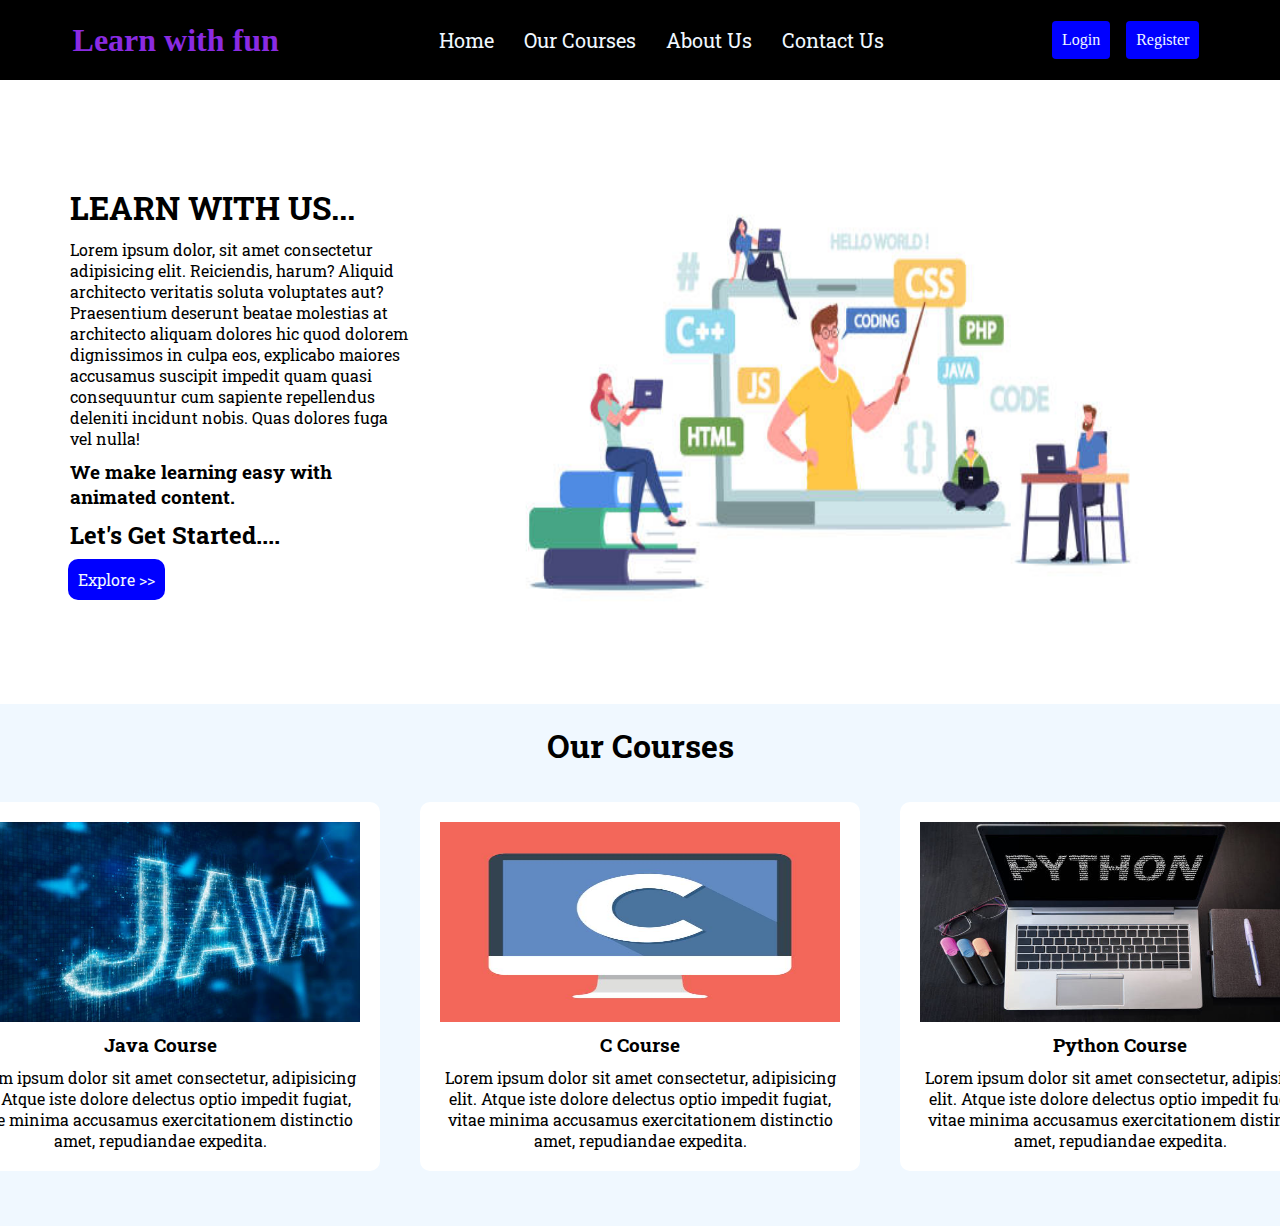
<file: oais/OIBSIP_task1-main/OIBSIP_task1-main/index.html>
<!DOCTYPE html>
<html lang="en">

<head>
    <meta charset="UTF-8">
    <meta http-equiv="X-UA-Compatible" content="IE=edge">
    <meta name="viewport" content="width=device-width, initial-scale=1.0">
    <title>E-Learning</title>
    <link href="https://fonts.googleapis.com/css2?family=Roboto+Slab:wght@700&display=swap" rel="stylesheet">
    <link href="https://fonts.googleapis.com/css2?family=Roboto+Slab&display=swap" rel="stylesheet">
    <link rel="stylesheet" href="index.css">
</head>

<body>
    <div class="nav">
        <div class="image">
            <a href="#">
                <h1>Learn with fun</h1>
            </a>
        </div>
        <div class="sec1">
            <li><a href="#">Home</a></li>
            <li><a href="#">Our Courses</a></li>
            <li><a href="#">About Us</a></li>
            <li><a href="#">Contact Us</a></li>
        </div>
        <div class="btn">
            <a href="#">Login</a>
            <a href="#">Register</a>
        </div>
    </div>
    <div class="container">

        <div class="content">
            <h1>LEARN WITH US...</h1>
            <p>Lorem ipsum dolor, sit amet consectetur adipisicing elit. Reiciendis, harum? Aliquid architecto veritatis
                soluta voluptates aut? Praesentium deserunt beatae molestias at architecto aliquam dolores hic quod
                dolorem dignissimos in culpa eos, explicabo maiores accusamus suscipit impedit quam quasi consequuntur
                cum sapiente repellendus deleniti incidunt nobis. Quas dolores fuga vel nulla!</p>
            <h3>We make learning easy with animated content.</h3>
            <h2>Let's Get Started....</h2>
            <div class="btn" style="float: left;margin-left:10px;">
                <a href="#" style="border-radius: 10px;">Explore >></a>
            </div>

        </div>
        <div>
            <img class="img" src="istockphoto-1323557670-612x612.jpg" alt="image">
        </div>
    </div>
    <div class="contain">
        <h1>Our Courses</h1>
        <div class="cards">
            <div class="card">
                <img src="istockphoto-870344898-612x612.jpg" alt="image">
                <h3>Java Course</h3>
                <p>Lorem ipsum dolor sit amet consectetur, adipisicing elit. Atque iste dolore delectus optio impedit
                    fugiat, vitae minima accusamus exercitationem distinctio amet, repudiandae expedita.</p>

            </div>
            <div class="card">
                <img src="istockphoto-831418802-612x612.jpg" alt="image">
                <h3>C Course</h3>
                <p>Lorem ipsum dolor sit amet consectetur, adipisicing elit. Atque iste dolore delectus optio impedit
                    fugiat, vitae minima accusamus exercitationem distinctio amet, repudiandae expedita.</p>

            </div>
            <div class="card">
                <img src="istockphoto-1354397311-612x612.jpg" alt="image">
                <h3>Python Course</h3>
                <p>Lorem ipsum dolor sit amet consectetur, adipisicing elit. Atque iste dolore delectus optio impedit
                    fugiat, vitae minima accusamus exercitationem distinctio amet, repudiandae expedita.</p>

            </div>
        </div>

    </div>
</body>

</html>
</file>
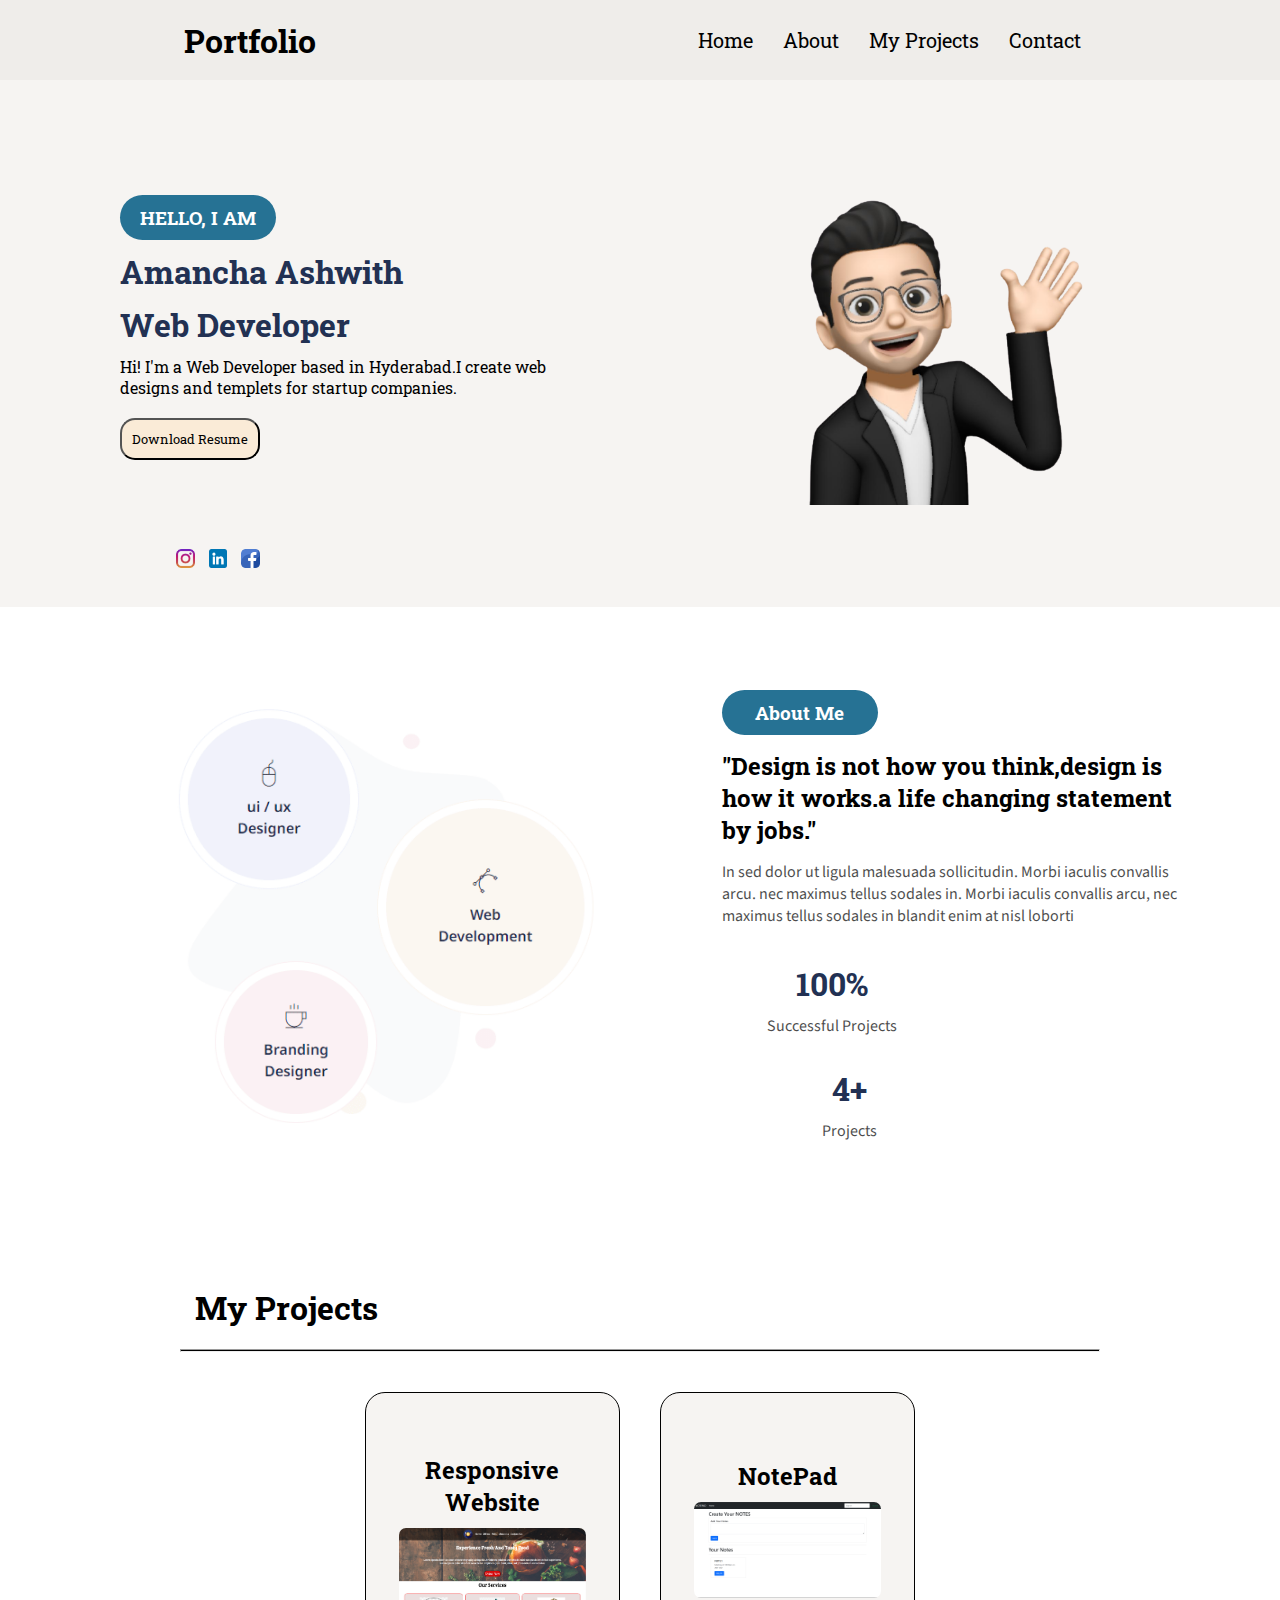
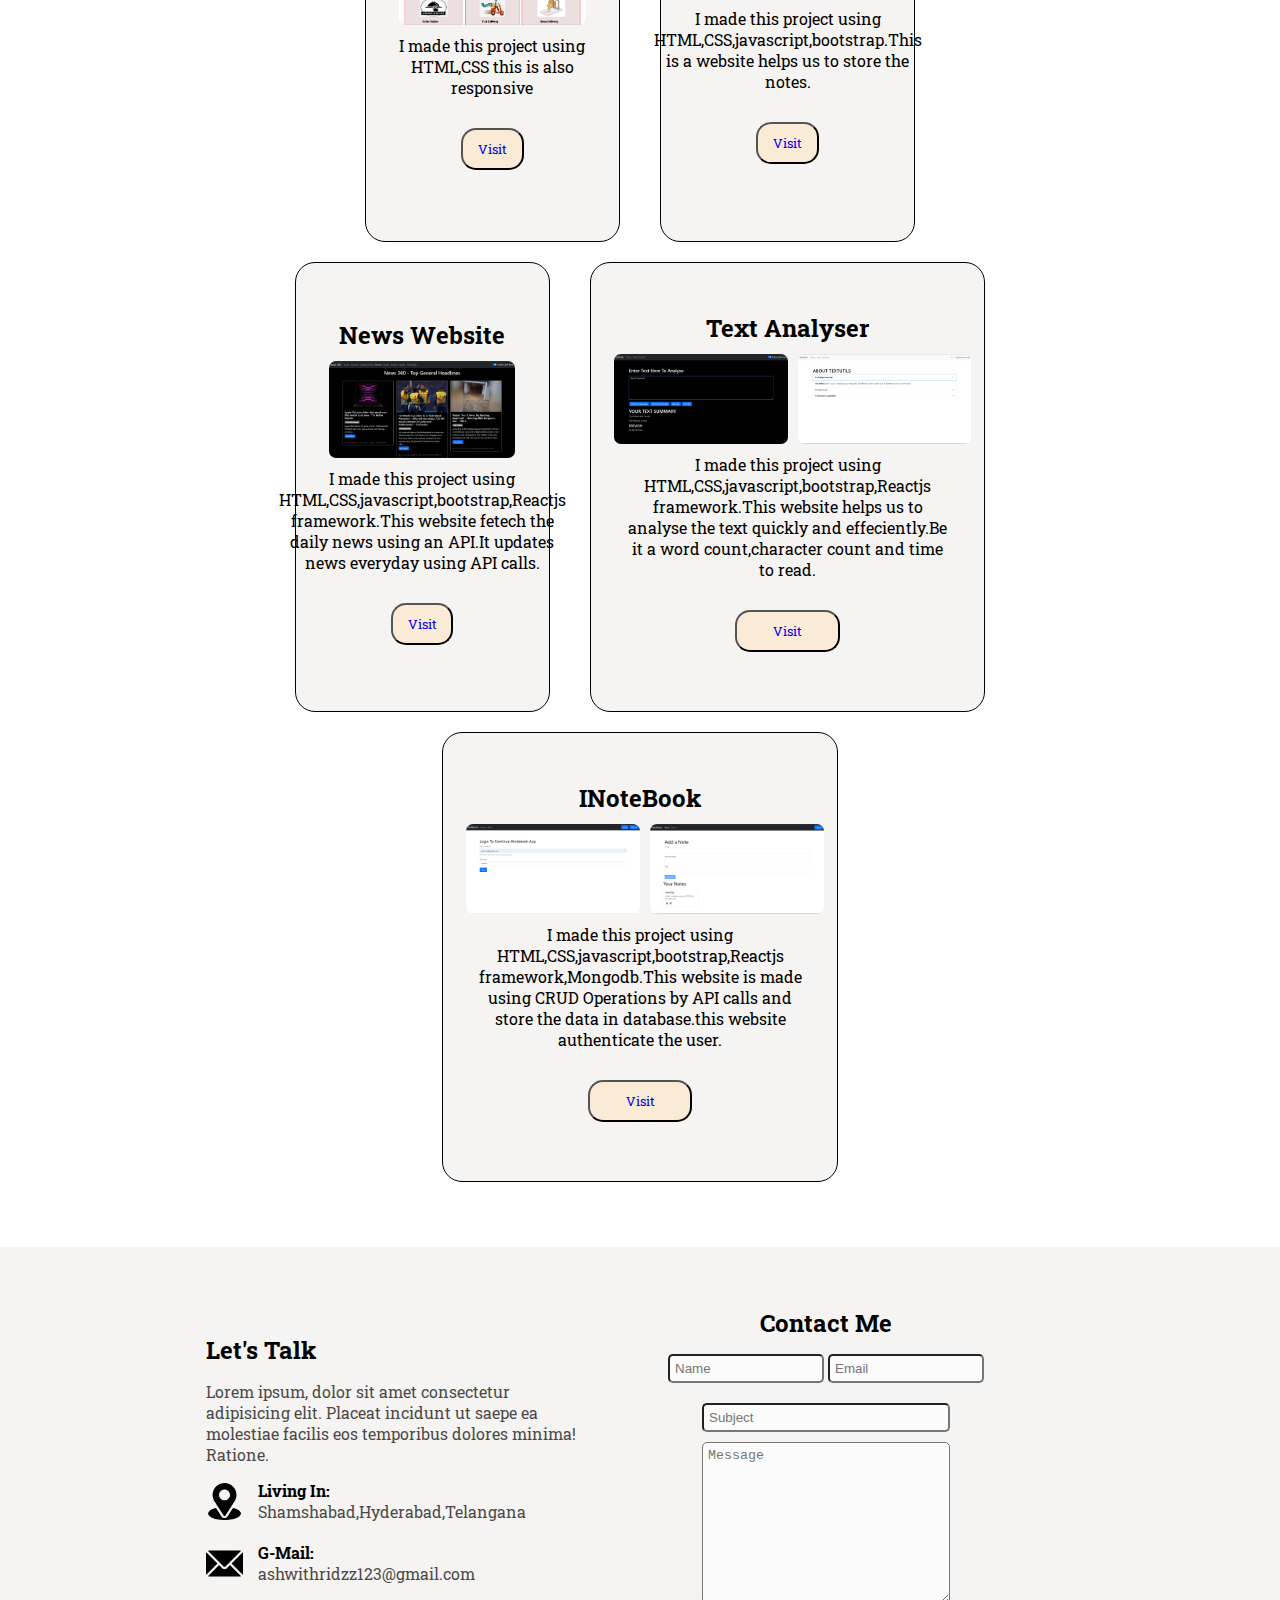
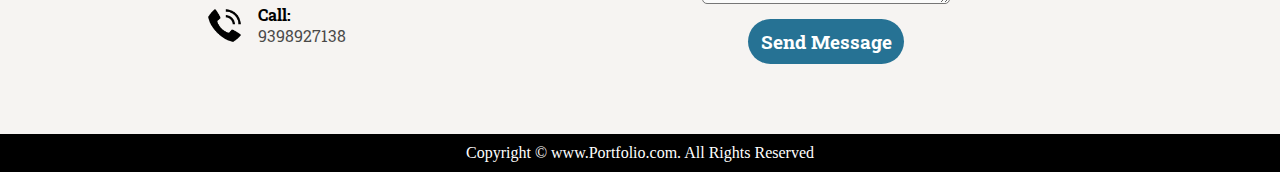
<file: oais/OIBSIP_task2-main/OIBSIP_task2-main/index.html>
<!DOCTYPE html>
<html lang="en">

<head>
    <meta charset="UTF-8" />
    <meta http-equiv="X-UA-Compatible" content="IE=edge" />
    <meta name="viewport" content="width=device-width, initial-scale=1.0" />
    <title>Portfolio | Ashwith</title>
    <link rel="stylesheet" href="index.css" />
    <link rel="preconnect" href="https://fonts.googleapis.com" />
    <link rel="preconnect" href="https://fonts.gstatic.com" crossorigin />
    <link href="https://fonts.googleapis.com/css2?family=Roboto+Slab&display=swap" rel="stylesheet" />
    <link href="https://fonts.googleapis.com/css2?family=Caveat:wght@700&family=Roboto+Slab&display=swap"
        rel="stylesheet" />
    <link href="https://fonts.googleapis.com/css2?family=Source+Sans+Pro:wght@300&display=swap" rel="stylesheet" />
</head>

<body>
    <div class="nav">
        <div class="image">
            <a href="#">
                <h1>Portfolio</h1>
            </a>
        </div>
        <div class="sec1">
            <li><a href="#home">Home</a></li>
            <li><a href="#about">About</a></li>
            <li><a href="#projects">My Projects</a></li>
            <li><a href="#contact">Contact</a></li>
        </div>
    </div>
    <div class="container" id="home">
        <div class="container1">
            <div class="content" style="width: 40%">
                <h3>HELLO, I AM</h3>
                <h1>Amancha Ashwith</h1>
                <h1>Web Developer</h1>
                <p>
                    Hi! I'm a Web Developer based in Hyderabad.I create web designs and
                    templets for startup companies.
                </p>
                <button>
                    <a download="Resume" style="text-decoration: none" href="MyResume.pdf">
                        Download Resume</a>
                </button>
            </div>
            <div class="content" style="text-align: center">
                <img style="width: 70%" src="WhatsApp_Image_2022-10-21_at_11.39.25_AM-removebg-preview.png" alt="img" />
            </div>
        </div>
        <div class="connect">
            <a href="https://www.instagram.com/" target="_blank">
                <img src="instagram.png" alt="img" /></a>
            <a href="https://www.linkedin.com/" target="_blank">
                <img src="linkedin.png" alt="img" /></a>
            <a href="https://www.facebook.com/" target="_blank"><img src="facebook.png" alt="img" /></a>
        </div>
    </div>
    <div class="container2" id="about">
        <div class="content" style="text-align: center">
            <img style="width: 90%" src="Screenshot 2022-10-19 221125.png" alt="img" />
        </div>
        <div class="content" style="width: 40%">
            <h3>About Me</h3>
            <h2 style="margin: 15px 0">
                "Design is not how you think,design is how it works.a life changing
                statement by jobs."
            </h2>
            <p style="font-family: 'Source Sans Pro', sans-serif; opacity: 0.7">
                In sed dolor ut ligula malesuada sollicitudin. Morbi iaculis convallis
                arcu. nec maximus tellus sodales in. Morbi iaculis convallis arcu, nec
                maximus tellus sodales in blandit enim at nisl loborti
            </p>
            <div class="container2" style="
            padding: 0;
            margin: 15px 0;
            text-align: center;
            justify-content: flex-start;
          ">
                <div style="margin: 10px 45px">
                    <h1>100%</h1>
                    <p style="font-family: 'Source Sans Pro', sans-serif; opacity: 0.7">
                        Successful Projects
                    </p>
                </div>
                <div style="margin: 10px 100px">
                    <h1>4+</h1>
                    <p style="font-family: 'Source Sans Pro', sans-serif; opacity: 0.7">
                        Projects
                    </p>
                </div>
            </div>
        </div>
    </div>
    <div class="container3" id="projects">
        <h1 style="margin: 10px 15px;">My Projects</h1>
        <hr style="color: black;width: 76%;height: 3px;background-color: black;margin: 10px 0;">
        <div class="cards">
            <div class="card">
                <h2 style="text-align: center;margin: 10px;">Responsive Website</h2>
                <img style="width: 90%;border-radius: 7px;" src="p1.png" alt="img">
                <p style="text-align: center;margin:10px">I made this project using HTML,CSS this is also responsive</p>
                <button style="width:30%"><a style="text-decoration: none" href="#">
                        Visit</a></button>
            </div>
            <div class="card">
                <h2 style="text-align: center;margin: 10px;">NotePad</h2>
                <img style="width: 90%;border-radius: 7px;" src="p2.png" alt="img">
                <p style="text-align: center;margin:10px">I made this project using HTML,CSS,javascript,bootstrap.This
                    is a website helps us to store the notes.</p>
                <button style="width:30%"><a style="text-decoration: none" href="#">
                        Visit</a></button>
            </div>
            <div class="card">
                <h2 style="text-align: center;margin: 10px;">News Website</h2>
                <img style="width: 90%;border-radius: 7px;" src="p3.png" alt="img">
                <p style="text-align: center;margin:10px">I made this project using
                    HTML,CSS,javascript,bootstrap,Reactjs framework.This website fetech the daily news using an API.It
                    updates news everyday using API calls.</p>
                <button style="width:30%"><a style="text-decoration: none" href="#">
                        Visit</a></button>
            </div>
            <div class="card" style="width: 45%">
                <h2 style="text-align: center;margin: 10px;">Text Analyser</h2>
                <div style="display: flex;">
                    <img style="width: 50%;border-radius: 7px;margin-right: 10px;" src="p4.png" alt="img">
                    <img style="width: 50%;border-radius: 7px;" src="p44.png" alt="img">
                </div>
                <p style="text-align: center;margin:10px">I made this project using
                    HTML,CSS,javascript,bootstrap,Reactjs framework.This website helps us to analyse the text quickly
                    and effeciently.Be it a word count,character count and time to read.</p>
                <button style="width:30%"><a style="text-decoration: none" href="#">
                        Visit</a></button>
            </div>
            <div class="card" style="width: 45%">
                <h2 style="text-align: center;margin: 10px;">INoteBook</h2>
                <div style="display: flex;">
                    <img style="width: 50%;border-radius: 7px;margin-right: 10px;" src="p55.png" alt="img">
                    <img style="width: 50%;border-radius: 7px;" src="p5.png" alt="img">
                </div>
                <p style="text-align: center;margin:10px">I made this project using
                    HTML,CSS,javascript,bootstrap,Reactjs framework,Mongodb.This website is made using CRUD Operations
                    by API calls and store the data in database.this website authenticate the user.</p>
                <button style="width:30%"><a style="text-decoration: none" href="#">
                        Visit</a></button>
            </div>
        </div>
    </div>
    <div class="container4" id="contact">
        <div class="inf">
            <h2 style="margin: 10px 0;">Let's Talk</h2>
            <p style="margin: 5px 0;opacity:0.7 ">Lorem ipsum, dolor sit amet consectetur adipisicing elit. Placeat
                incidunt ut saepe ea molestiae facilis eos temporibus dolores minima! Ratione.</p>
            <div class="inff">
                <img style="width: 10%;margin-right:15px;cursor: pointer;" src="location.png" alt="img">
                <div>
                    <h4>Living In:</h4>
                    <p style="opacity:0.7 ;">Shamshabad,Hyderabad,Telangana</p>

                </div>
            </div>
            <div class="inff">
                <img style="width: 10%;margin-right:15px;cursor: pointer;" src="email.png" alt="img">
                <div>
                    <h4>G-Mail:</h4>
                    <p style="opacity:0.7 ;">ashwithridzz123@gmail.com</p>

                </div>
            </div>
            <div class="inff">
                <img style="width: 10%;margin-right:15px;cursor: pointer;" src="telephone-call.png" alt="img">
                <div>
                    <h4>Call:</h4>
                    <p style="opacity:0.7 ;">9398927138</p>
                </div>
            </div>
        </div>
        <div class="form">
            <h2>Contact Me</h2>
            <div class="inff" style="justify-content:center">
                <input style="width: 40%" placeholder="Name" type="text">
                <input style="width: 40%" placeholder="Email" type="email">
            </div>
            <input type="text" placeholder="Subject">
            <textarea name="message" placeholder="Message" id="message" cols="30" rows="10"></textarea>
            <h3>Send Message</h3>
        </div>
    </div>
    <footer>
        Copyright &copy; www.Portfolio.com. All Rights Reserved
    </footer>
</body>

</html>
</file>
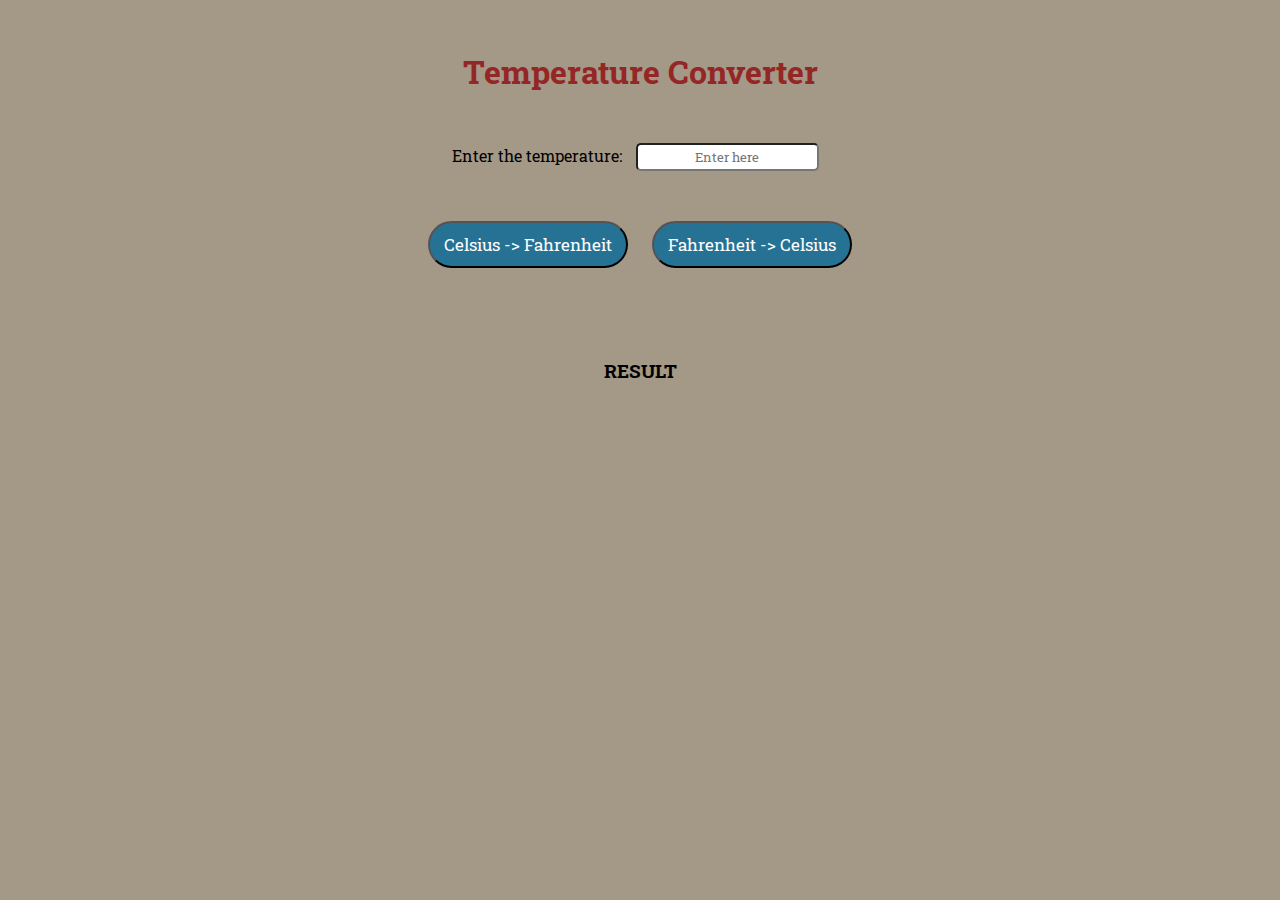
<file: oais/OIBSIP_task3-main/OIBSIP_task3-main/index.html>
<!DOCTYPE html>
<html lang="en">

<head>
    <meta charset="UTF-8">
    <meta http-equiv="X-UA-Compatible" content="IE=edge">
    <meta name="viewport" content="width=device-width, initial-scale=1.0">
    <title>Temperature Converter</title>
    <link rel="preconnect" href="https://fonts.googleapis.com">
    <link rel="preconnect" href="https://fonts.gstatic.com" crossorigin>
    <link href="https://fonts.googleapis.com/css2?family=Source+Sans+Pro:wght@600&display=swap" rel="stylesheet">
    <link href="https://fonts.googleapis.com/css2?family=Roboto+Slab&display=swap" rel="stylesheet" />
    <link href="https://fonts.googleapis.com/css2?family=Caveat:wght@700&family=Roboto+Slab&display=swap"
        rel="stylesheet" />
    <link href="https://fonts.googleapis.com/css2?family=Source+Sans+Pro:wght@300&display=swap" rel="stylesheet" />
    <link rel="stylesheet" href="index.css">
</head>

<body>
    <div class="container">
        <h1 style="text-align:center;color: #942626;">Temperature Converter </h1>
        <div class="center">
            <div style="margin-bottom:30px">
                <label>Enter the temperature:</label>
                <input type="text" placeholder="Enter here">
            </div>
            <div>
                <button onclick="converter()">Celsius -> Fahrenheit</button>
                <button onclick="converter2()">Fahrenheit -> Celsius</button>
            </div>
        </div>
        <div class="center">
            <h3>RESULT </h3>
        </div>
    </div>
    <script src="index.js"></script>

</body>

</html>
</file>
<file: oais/OIBSIP_task1-main/OIBSIP_task1-main/index.css>
* {
    padding: 0;
    box-sizing: border-box;
    margin: 0;
}

.nav {
    display: flex;
    align-items: center;
    height: 80px;
    background-color: black;
    color: white;
    justify-content: space-around;
    flex-wrap: wrap;
    width: 100%;
    position: sticky;
    top: 0;
    z-index: 2;
}

li {
    list-style: none;
    padding: 5px;
}

.image a {
    text-decoration: none;
    color: blueviolet;
}

.sec1 a {
    color: aliceblue;
    text-decoration: none;
    font-size: 20px;
    font-family: 'Roboto Slab', serif;
    margin: 10px;
}

.sec1 {
    display: flex;
    align-items: center;
    justify-content: center;
    font-size: 25px;
}

.sec1 li :hover {
    background-color: white;
    color: black;
    border-radius: 10px;
    font-size: 25px;
    padding: 5px;

}

.btn {
    display: flex;
    align-items: center;
    justify-content: center;

}

.btn a {
    background-color: blue;
    color: aliceblue;
    text-decoration: none;
    margin: 8px;
    padding: 10px;
    border-radius: 4px;
}

.btn a:hover {
    background-color: rgb(38, 38, 160);
}

.container {
    display: flex;
    justify-content: space-around;
    align-items: center;
    padding: 10px 50px;
    font-family: 'Roboto Slab', serif;

}

.container h1,
h3 {
    margin: 10px 20px;
    font-weight: bold;
}

.container p {
    margin: 3px 20px;
}

.container h2 {
    margin-left: 20px;
}

.container img {
    margin: 50px;
    height: 500px;
    width: 700px;
}

.contain {
    display: flex;
    justify-content: center;
    align-items: center;
    font-family: 'Roboto Slab', serif;
    flex-direction: column;
    background-color: aliceblue;
    padding: 20px;
}

.cards {
    display: flex;
    justify-content: center;
    align-items: center;
    padding: 15px 40px;

}

.card {
    display: flex;
    justify-content: center;
    align-items: center;
    font-family: 'Roboto Slab', serif;
    flex-direction: column;
    background-color: white;
    border-radius: 10px;
    align-content: center;
    text-align: center;
    padding: 20px;
    margin: 20px;
}

.card:hover {
    transform: scale(0.9, 0.9);
    border: 2px solid black;
    cursor: pointer;
}

.card img {
    width: 400px;
    height: 200px;
}
</file>
<file: oais/OIBSIP_task2-main/OIBSIP_task2-main/index.css>
* {
    padding: 0;
    box-sizing: border-box;
    margin: 0;
}

html {
    scroll-behavior: smooth;
  }

.nav {
    display: flex;
    align-items: center;
    height: 80px;
    background-color: #efedea;
    color: black;
    justify-content: space-around;
    flex-wrap: wrap;
    width: 100%;
    position: sticky;
    top: 0;
    z-index: 2;
}

li {
    list-style: none;
    padding: 5px;
}

.image a {
    text-decoration: none;
    color: black;
    font-family: 'Caveat', cursive;
    font-family: 'Roboto Slab', serif;
}

.sec1 a {
    color: black;
    text-decoration: none;
    font-size: 20px;
    font-family: 'Roboto Slab', serif;
    margin: 10px;
}

.sec1 {
    display: flex;
    align-items: center;
    justify-content: center;
    font-size: 25px;
}

.sec1 li :hover {
    background-color: white;
    color: black;
    border-radius: 10px;
    font-size: 25px;
    padding: 5px;

}

.container {
    display: flex;
    padding: 35px;
    background-color: #f6f4f2;
    align-content: center;
    flex-wrap: wrap;
    flex-direction: column;
    justify-content: space-around;
    align-items: center;
    font-family: 'Roboto Slab', serif;
}

.container1 {
    display: flex;
    padding: 40px;
    background-color: #f6f4f2;
    align-content: center;
    flex-wrap: wrap;
    flex-direction: row;
    justify-content: space-around;
    align-items: center;
    font-family: 'Roboto Slab', serif;
}

.content h3 {
    padding: 10px;
    text-align: center;
    border-radius: 25px;
    background-color: #267294;
    color: white;
    width: 156px;
    margin: 10px 0;
}

.content h1 {
    margin: 10px 0;
    color: #223153;
}

.content a {
    margin: 20px 0;
    color: black;
}

button {
    margin: 20px 0;
    padding: 10px;
    background-color: antiquewhite;
    border-radius: 15px;
    font-family: 'Roboto Slab', serif;
    cursor: pointer;
}

.connect img {
    width: 2%;
    margin-right: 10px;
}

.connect {
    width: 76.7%;

}

.container2 {
    display: flex;
    padding: 60px;
    align-content: center;
    flex-wrap: wrap;
    flex-direction: row;
    justify-content: space-around;
    align-items: center;
    font-family: 'Roboto Slab', serif;
}

.container3 {
    display: flex;
    padding: 35px;
    align-content: center;
    flex-wrap: wrap;
    flex-direction: column;
    justify-content: center;
    align-items: flex-start;
    font-family: 'Roboto Slab', serif;

}

.cards {
    display: flex;
    align-content: center;
    flex-wrap: wrap;
    padding: 20px;
    flex-direction: row;
    justify-content: center;
    align-items: flex-start;
    /* border: 1px solid black; */
    font-family: 'Roboto Slab', serif;
    width: 76%;
}

.card {
    display: flex;
    border: 1px solid black;
    padding: 23px;
    height: 450px;
    align-content: center;
    flex-wrap: wrap;
    flex-direction: column;
    justify-content: center;
    align-items: center;
    font-family: 'Roboto Slab', serif;
    width: 29%;
    background-color:  #f6f4f2;
    border-radius: 20px;
    margin: 10px 20px ;
}

.card:hover{
    transform: scale(0.9,0.9);
    cursor: pointer;
}

.container4{
    display: flex;
    padding: 60px 20px ;
    align-content: center;
    flex-wrap: wrap;
    flex-direction: row;
    justify-content: center;
    align-items: center;
    font-family: 'Roboto Slab', serif;
    background-color:  #f6f4f2;

}

.inf{
    display: flex;
    align-content: center;
    flex-wrap: wrap;
    width: 30%;
    flex-direction: row;
    justify-content:flex-start;
    align-items: center;
    font-family: 'Roboto Slab', serif;
}

.inff{
    display: flex;
    align-content: center;
    flex-wrap: wrap;
    flex-direction: row;
    justify-content:flex-start;
    align-items: center;
    font-family: 'Roboto Slab', serif;
    margin: 10px 0;
}
.form{
    display: flex;
    align-content: center;
    width: 40%;
    flex-wrap: wrap;
    flex-direction: column;
    justify-content:flex-start;
    align-items: center;
    font-family: 'Roboto Slab', serif;
}

.form h3 {
    padding: 10px;
    text-align: center;
    border-radius: 25px;
    background-color: #267294;
    color: white;
    width: 156px;
    margin: 10px 0;
    cursor: pointer;
}

input,textarea{
    width: 50%;
    background-color: #fbfbfb;
    border-radius: 5px;
    margin:5px 2px;
    padding: 5px;
    color:#9f8e9f
}

footer{
    text-align: center;
    color: white;
    background-color: black;
    padding: 10px;
}
</file>
<file: oais/OIBSIP_task3-main/OIBSIP_task3-main/index.css>
* {
    padding: 0;
    margin: 0;
    box-sizing: border-box;
}

body{
    background-color: rgb(164, 152, 135);
}


.container{
    display: flex;
    padding: 50px;
    flex-direction: column;
    font-family: 'Roboto Slab', serif;
}
.center {
    display: flex;
    align-items: center;
    justify-content: center;
    flex-direction: column;
    align-content: center;
    padding: 30px;
    margin: 10px;
}

button{
    padding: 10px;
    text-align: center;
    border-radius: 25px;
    background-color: #267294;
    color: white;
    width: 200px;
    margin: 10px;
    font-family: 'Roboto Slab', serif;
    cursor: pointer;
    font-size: 17px;
}

button:hover{
    background-color: #2a576c;
}

input{
    padding: 3px;
    text-align: center;
    border-radius: 5px;
    color: black;
    margin: 10px;
    font-family: 'Roboto Slab', serif;
}
</file>
